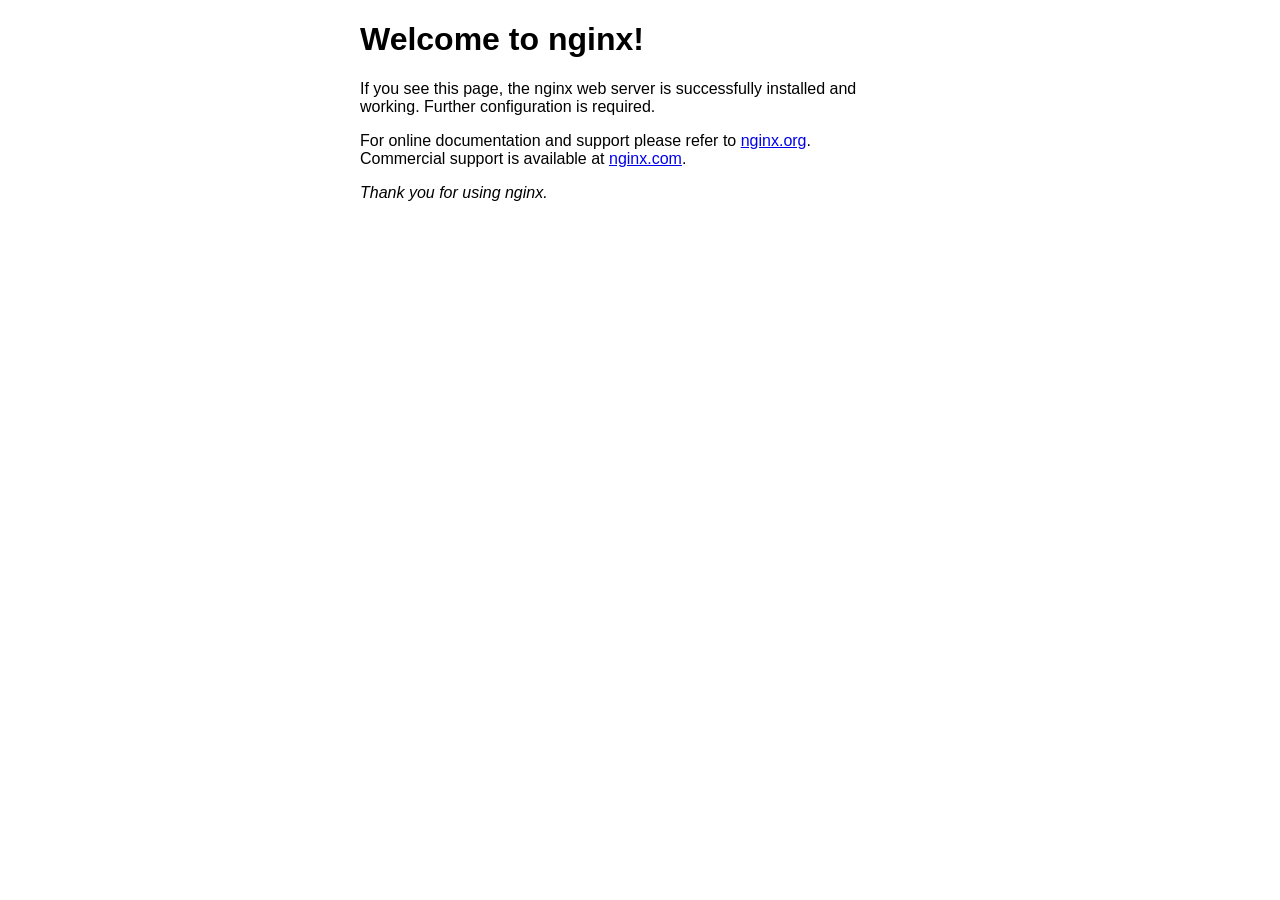
<file: index.nginx-debian.html>
<!DOCTYPE html>
<html>
<head>
<title>Welcome to nginx!</title>
<style>
html { color-scheme: light dark; }
body { width: 35em; margin: 0 auto;
font-family: Tahoma, Verdana, Arial, sans-serif; }
</style>
</head>
<body>
<h1>Welcome to nginx!</h1>
<p>If you see this page, the nginx web server is successfully installed and
working. Further configuration is required.</p>

<p>For online documentation and support please refer to
<a href="http://nginx.org/">nginx.org</a>.<br/>
Commercial support is available at
<a href="http://nginx.com/">nginx.com</a>.</p>

<p><em>Thank you for using nginx.</em></p>
</body>
</html>
</file>
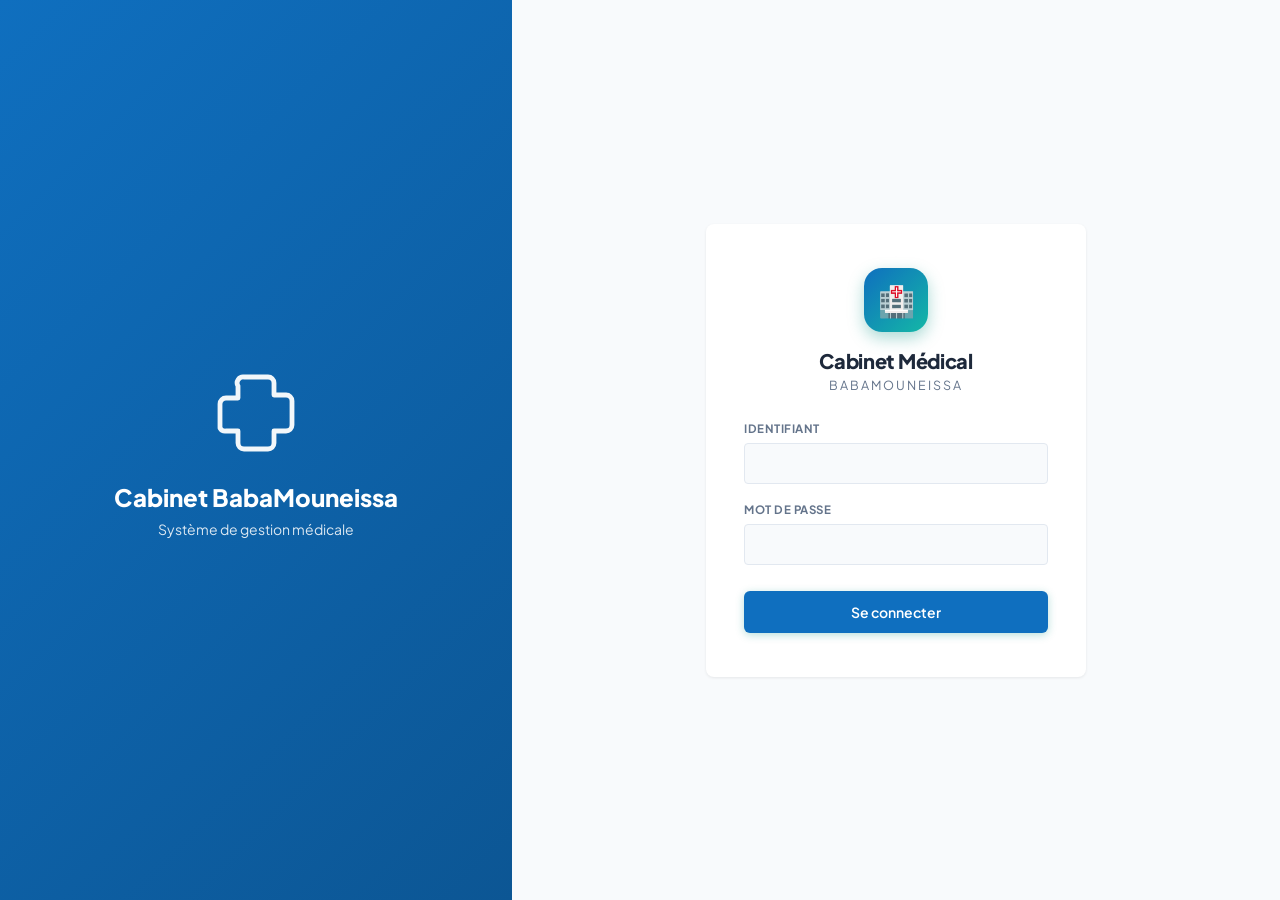
<file: login.html>
<!DOCTYPE html>
<html lang="fr">
<head>
    <meta charset="UTF-8">
    <meta name="viewport" content="width=device-width, initial-scale=1.0">
    <title>Connexion - Cabinet Médical BabaMouneissa</title>
    <link rel="preconnect" href="https://fonts.googleapis.com">
    <link rel="preconnect" href="https://fonts.gstatic.com" crossorigin>
    <link href="https://fonts.googleapis.com/css2?family=Plus+Jakarta+Sans:wght@400;500;600;700;800&display=swap" rel="stylesheet">
    <link rel="stylesheet" href="css/design-system.css">
    <link rel="stylesheet" href="css/style.css">
    <link rel="manifest" href="/manifest.json">
    <link rel="icon" href="/icons/icon-32x32.png" sizes="32x32" type="image/png">
    <link rel="apple-touch-icon" href="/icons/icon-180x180.png">
    <meta name="theme-color" content="#1565C0">
    <meta name="apple-mobile-web-app-capable" content="yes">
    <meta name="mobile-web-app-capable" content="yes">
    <meta name="apple-mobile-web-app-status-bar-style" content="default">
    <meta name="apple-mobile-web-app-title" content="BabaMouneissa">
</head>
<body>

<div class="login-page">
    <div class="login-left">
        <svg width="96" height="96" viewBox="0 0 24 24" fill="none" stroke="currentColor" stroke-width="1.2">
            <path stroke-linecap="round" stroke-linejoin="round" d="M9 3.75h6a1.5 1.5 0 0 1 1.5 1.5v3h3a1.5 1.5 0 0 1 1.5 1.5v6a1.5 1.5 0 0 1-1.5 1.5h-3v3a1.5 1.5 0 0 1-1.5 1.5H9a1.5 1.5 0 0 1-1.5-1.5v-3h-3A1.5 1.5 0 0 1 3 16.5v-6a1.5 1.5 0 0 1 1.5-1.5h3v-3A1.5 1.5 0 0 1 9 3.75Z"/>
        </svg>
        <h1>Cabinet BabaMouneissa</h1>
        <p>Système de gestion médicale</p>
    </div>
    <div class="login-right">
        <div class="login-box">
            <div class="login-logo">🏥</div>
            <h2>Cabinet Médical</h2>
            <p class="subtitle">BabaMouneissa</p>

            <div class="login-error" id="login-error"></div>

            <form id="login-form">
                <div class="form-group">
                    <label>Identifiant</label>
                    <input type="text" id="nom_utilisateur" required>
                </div>
                <div class="form-group">
                    <label>Mot de passe</label>
                    <input type="password" id="mot_de_passe" required>
                </div>
                <button type="submit" class="btn btn-primary">Se connecter</button>
            </form>
        </div>
    </div>
</div>

<script>
const API_URL = (location.hostname === "cabinet-babamouneissa.com" || location.hostname === "www.cabinet-babamouneissa.com")
    ? "https://" + location.hostname + "/api"
    : (location.hostname === "51.161.10.252" ? "http://51.161.10.252/api" : "http://localhost:8001");

if (localStorage.getItem("token")) {
    window.location.href = "index.html";
}

document.getElementById("login-form").addEventListener("submit", async function(e) {
    e.preventDefault();

    const nom_utilisateur = document.getElementById("nom_utilisateur").value;
    const mot_de_passe = document.getElementById("mot_de_passe").value;
    const errorBox = document.getElementById("login-error");
    errorBox.classList.remove("active");

    try {
        const response = await fetch(API_URL + "/auth/login", {
            method: "POST",
            headers: { "Content-Type": "application/json" },
            body: JSON.stringify({ nom_utilisateur, mot_de_passe })
        });

        if (!response.ok) {
            errorBox.textContent = "Identifiant ou mot de passe incorrect";
            errorBox.classList.add("active");
            return;
        }

        const data = await response.json();
        localStorage.setItem("token", data.access_token);
        localStorage.setItem("nom_utilisateur", data.nom_utilisateur);
        localStorage.setItem("role", data.role);

        window.location.href = "index.html";

    } catch (err) {
        errorBox.textContent = "Erreur de connexion au serveur";
        errorBox.classList.add("active");
    }
});
</script>
<script src="js/sw-register.js"></script>

</body>
</html>
</file>
<file: css/design-system.css>
/* Design System — Phase 1 refonte visuelle (additif, ne remplace pas style.css) */
:root {
  --color-primary: #0F6FBF;
  --color-primary-dark: #0C5694;
  --color-primary-light: #DBEAFE;
  --color-secondary: #10B981;
  --color-danger: #EF4444;
  --color-warning: #F59E0B;
  --color-neutral-900: #1E293B;
  --color-bg: #F8FAFC;
  --color-card: #FFFFFF;
  --color-text: #1E293B;
  --color-text-light: #64748B;
  --color-border: #E2E8F0;
  --font-size-xs: 12px;
  --font-size-sm: 14px;
  --font-size-base: 16px;
  --font-size-lg: 20px;
  --font-size-xl: 24px;
  --font-size-2xl: 32px;
  --radius-card: 8px;
  --radius-btn: 6px;
  --radius-input: 4px;
  --shadow-card: 0 1px 3px rgba(0,0,0,0.08);
  --transition: 0.2s ease-in-out;
  --space-1: 4px; --space-2: 8px; --space-3: 12px;
  --space-4: 16px; --space-6: 24px; --space-8: 32px;
}
</file>
<file: css/style.css>
* {
    margin: 0;
    padding: 0;
    box-sizing: border-box;
    font-family: 'Plus Jakarta Sans', 'Segoe UI', sans-serif;
}

:root {
    /* Alias Phase 1 (design-system.css) — évite de réécrire les ~150 usages existants */
    --primary: var(--color-primary);
    --primary-dark: #0F766E;
    --primary-light: #14B8A6;
    --accent: var(--color-secondary);
    --bg: #F1F5F9;
    --white: #FFFFFF;
    --text: #1E293B;
    --text-light: #64748B;
    --border: #E2E8F0;
    --success: var(--color-secondary);
    --warning: var(--color-warning);
    --danger: var(--color-danger);
    --sidebar-width: 240px;
    --sidebar-collapsed-width: 64px;
    --sidebar-bg-start: #0B2B3C;
    --sidebar-bg-end: #134252;
    --radius: var(--radius-card);
    --radius-sm: 6px;
    --shadow-sm: 0 1px 2px rgba(15, 23, 42, 0.06);
    --shadow-md: 0 6px 20px rgba(15, 23, 42, 0.08);
    --shadow-lg: 0 12px 35px rgba(15, 23, 42, 0.12);
    --transition: 0.18s ease;
}

html {
    scroll-behavior: smooth;
}

body {
    background: var(--bg);
    color: var(--text);
    -webkit-font-smoothing: antialiased;
}

/* Scrollbars */
::-webkit-scrollbar {
    width: 8px;
    height: 8px;
}
::-webkit-scrollbar-track {
    background: transparent;
}
::-webkit-scrollbar-thumb {
    background: rgba(100, 116, 139, 0.35);
    border-radius: 10px;
}
::-webkit-scrollbar-thumb:hover {
    background: rgba(100, 116, 139, 0.55);
}

/* SIDEBAR */
.sidebar {
    position: fixed;
    left: 0;
    top: 0;
    width: var(--sidebar-width);
    height: 100vh;
    background: linear-gradient(180deg, var(--sidebar-bg-start) 0%, var(--sidebar-bg-end) 100%);
    color: white;
    display: flex;
    flex-direction: column;
    z-index: 100;
    box-shadow: 2px 0 12px rgba(0,0,0,0.08);
    transition: width 0.25s ease;
    overflow: hidden;
}

.sidebar-header {
    display: flex;
    align-items: center;
    gap: 12px;
    padding: 20px 16px;
    background: rgba(0,0,0,0.12);
    border-bottom: 1px solid rgba(255,255,255,0.08);
    flex-shrink: 0;
    white-space: nowrap;
    overflow: hidden;
}

.sidebar-logo-icon {
    font-size: 22px;
    flex-shrink: 0;
    width: 30px;
    text-align: center;
}

.sidebar-logo-bm {
    width: 36px;
    height: 36px;
    font-size: 14px;
    font-weight: 800;
    letter-spacing: 0.5px;
    color: white;
    background: var(--color-primary);
    border-radius: var(--radius-card);
    display: flex;
    align-items: center;
    justify-content: center;
}

.sidebar-header-text {
    overflow: hidden;
    transition: opacity 0.2s ease, max-width 0.25s ease;
    max-width: 180px;
}

.sidebar-header h2 {
    font-size: 14px;
    font-weight: 700;
    color: white;
    line-height: 1.3;
    white-space: nowrap;
}

.sidebar-header p {
    font-size: 10px;
    color: rgba(255,255,255,0.55);
    margin-top: 2px;
    text-transform: uppercase;
    letter-spacing: 1.5px;
    white-space: nowrap;
}

.sidebar-menu {
    padding: 10px 8px;
    flex: 1;
    overflow-y: auto;
    overflow-x: hidden;
}

.menu-section {
    padding: 14px 10px 5px;
    font-size: 10px;
    text-transform: uppercase;
    color: rgba(255,255,255,0.35);
    letter-spacing: 1.5px;
    font-weight: 700;
    white-space: nowrap;
    overflow: hidden;
}

.menu-item {
    display: flex;
    align-items: center;
    padding: 10px 12px;
    cursor: pointer;
    transition: background 0.15s ease, color 0.15s ease, border-left-color 0.15s ease;
    font-size: 13.5px;
    font-weight: 500;
    color: rgba(255,255,255,0.75);
    border-radius: var(--radius-sm);
    margin-bottom: 2px;
    border-left: 3px solid transparent;
    white-space: nowrap;
    overflow: hidden;
    position: relative;
}

.menu-item:hover {
    background: var(--color-primary-light);
    color: var(--color-primary-dark);
}

.menu-item.active {
    background: var(--color-primary-light);
    color: var(--color-primary);
    border-left-color: var(--color-primary);
    box-shadow: none;
}

.menu-item .icon {
    flex-shrink: 0;
    margin-right: 10px;
    font-size: 16px;
    width: 22px;
    text-align: center;
    display: inline-flex;
    align-items: center;
    justify-content: center;
}

.menu-item .icon svg {
    width: 20px;
    height: 20px;
    flex-shrink: 0;
}

.menu-text {
    overflow: hidden;
    transition: opacity 0.2s ease;
}

.menu-badge {
    position: absolute;
    top: 6px;
    right: 8px;
    background: #DC2626;
    color: white;
    font-size: 10px;
    font-weight: 700;
    min-width: 16px;
    height: 16px;
    border-radius: 8px;
    display: flex;
    align-items: center;
    justify-content: center;
    padding: 0 4px;
    line-height: 1;
}

/* Sidebar collapsed — icônes centrées */
body.sidebar-collapsed .menu-item {
    justify-content: center;
    padding: 10px 0;
}
body.sidebar-collapsed .menu-item .icon {
    margin-right: 0;
}

/* Tooltip flottant (JS-managed, position: fixed) */
.sidebar-tooltip {
    position: fixed;
    left: calc(var(--sidebar-collapsed-width) + 8px);
    background: rgba(15, 23, 42, 0.92);
    color: white;
    padding: 6px 11px;
    border-radius: 6px;
    font-size: 12.5px;
    font-family: 'Plus Jakarta Sans', 'Segoe UI', sans-serif;
    white-space: nowrap;
    z-index: 500;
    pointer-events: none;
    box-shadow: 0 3px 10px rgba(0,0,0,0.3);
    opacity: 0;
    transition: opacity 0.12s ease;
}
.sidebar-tooltip.visible { opacity: 1; }

/* PIED DE SIDEBAR : profil utilisateur + bouton toggle */
.sidebar-footer {
    padding: 12px 10px;
    border-top: 1px solid rgba(255,255,255,0.1);
    flex-shrink: 0;
    display: flex;
    align-items: center;
    gap: 8px;
    overflow: hidden;
}

.sidebar-user {
    display: flex;
    align-items: center;
    gap: 10px;
    flex: 1;
    min-width: 0;
    white-space: nowrap;
    overflow: hidden;
}

.sidebar-avatar {
    width: 34px;
    height: 34px;
    border-radius: 50%;
    background: rgba(255,255,255,0.15);
    color: white;
    font-weight: 700;
    font-size: 14px;
    display: flex;
    align-items: center;
    justify-content: center;
    flex-shrink: 0;
    border: 2px solid rgba(255,255,255,0.25);
}

.sidebar-user-info {
    overflow: hidden;
    transition: opacity 0.2s ease;
}

.sidebar-user-name {
    font-size: 12px;
    font-weight: 600;
    color: white;
    overflow: hidden;
    text-overflow: ellipsis;
    white-space: nowrap;
}

.sidebar-user-role {
    font-size: 10px;
    color: rgba(255,255,255,0.5);
    margin-top: 1px;
    white-space: nowrap;
}

.sidebar-toggle-btn {
    background: rgba(255,255,255,0.1);
    border: none;
    color: rgba(255,255,255,0.65);
    width: 28px;
    height: 28px;
    border-radius: 6px;
    cursor: pointer;
    font-size: 11px;
    display: flex;
    align-items: center;
    justify-content: center;
    flex-shrink: 0;
    transition: background 0.15s ease, color 0.15s ease;
}

.sidebar-toggle-btn:hover {
    background: rgba(255,255,255,0.2);
    color: white;
}

/* MAIN CONTENT */
.main {
    margin-left: var(--sidebar-width);
    min-height: 100vh;
    transition: margin-left 0.25s ease;
}

/* SIDEBAR COLLAPSED (desktop) */
body.sidebar-collapsed .sidebar {
    width: var(--sidebar-collapsed-width);
}
body.sidebar-collapsed .main {
    margin-left: var(--sidebar-collapsed-width);
}
body.sidebar-collapsed .sidebar-header-text,
body.sidebar-collapsed .sidebar-user-info,
body.sidebar-collapsed .menu-text {
    opacity: 0;
    max-width: 0;
    overflow: hidden;
}
body.sidebar-collapsed .menu-section {
    font-size: 0;
    padding: 8px 0 3px;
}
body.sidebar-collapsed .sidebar-footer {
    justify-content: center;
    padding: 12px 0;
}
body.sidebar-collapsed .sidebar-user {
    justify-content: center;
    flex: 0;
}

.topbar {
    background: var(--white);
    padding: 16px 28px;
    display: flex;
    align-items: center;
    justify-content: space-between;
    border-bottom: 1px solid var(--border);
    position: sticky;
    top: 0;
    z-index: 99;
    box-shadow: var(--shadow-sm);
}

.topbar h1 {
    font-size: 19px;
    font-weight: 700;
    color: var(--text);
    letter-spacing: -0.2px;
}

.topbar-right {
    display: flex;
    align-items: center;
    gap: 15px;
    font-size: 13px;
    color: var(--text-light);
}

#user-name {
    background: #ECFDF5;
    color: var(--primary-dark);
    padding: 6px 14px;
    border-radius: 999px;
    font-weight: 600;
    font-size: 12.5px;
}

.topbar-right button {
    transition: background var(--transition), transform var(--transition), box-shadow var(--transition);
    font-weight: 600;
    box-shadow: var(--shadow-sm);
}

.topbar-right button:hover {
    transform: translateY(-1px);
    box-shadow: var(--shadow-md);
}

/* CLOCHE NOTIFICATIONS (décorative, Phase 1) */
.topbar-bell {
    position: relative;
    width: 36px;
    height: 36px;
    display: flex;
    align-items: center;
    justify-content: center;
    border-radius: 50%;
    color: var(--text-light);
    cursor: default;
    flex-shrink: 0;
}

.topbar-bell-badge {
    position: absolute;
    top: 2px;
    right: 4px;
    background: var(--color-danger);
    color: white;
    font-size: 9px;
    font-weight: 700;
    min-width: 14px;
    height: 14px;
    border-radius: 7px;
    display: flex;
    align-items: center;
    justify-content: center;
    line-height: 1;
}

/* AVATAR + DROPDOWN TOPBAR */
.topbar-avatar-wrapper {
    position: relative;
    flex-shrink: 0;
}

.topbar-avatar {
    width: 36px;
    height: 36px;
    border-radius: 50%;
    background: var(--color-primary);
    color: white;
    font-weight: 700;
    font-size: 14px;
    border: none;
    cursor: pointer;
    display: flex;
    align-items: center;
    justify-content: center;
    transition: box-shadow var(--transition);
}

.topbar-avatar:hover {
    box-shadow: 0 0 0 3px var(--color-primary-light);
}

.topbar-dropdown {
    display: none;
    position: absolute;
    top: calc(100% + 10px);
    right: 0;
    min-width: 180px;
    background: var(--white);
    border: 1px solid var(--border);
    border-radius: var(--radius-card);
    box-shadow: var(--shadow-lg);
    z-index: 2000;
    overflow: hidden;
    padding: 6px;
}

.topbar-dropdown.show {
    display: block;
    animation: fadeInUp 0.15s ease;
}

.topbar-dropdown-item {
    padding: 9px 12px;
    font-size: 13px;
    font-weight: 500;
    color: var(--text);
    border-radius: var(--radius-btn);
    cursor: pointer;
    transition: background var(--transition);
}

.topbar-dropdown-item:hover {
    background: var(--color-primary-light);
}

.topbar-dropdown-item.disabled {
    color: var(--text-light);
    cursor: default;
}

.topbar-dropdown-item.disabled:hover {
    background: none;
}

.topbar-dropdown-item.topbar-dropdown-logout {
    color: var(--color-danger);
}

.topbar-dropdown-item.topbar-dropdown-logout:hover {
    background: #FEE2E2;
}

.badge {
    background: var(--danger);
    color: white;
    border-radius: 50%;
    width: 20px;
    height: 20px;
    font-size: 11px;
    display: flex;
    align-items: center;
    justify-content: center;
}

.content {
    padding: 28px;
}

/* PAGE TRANSITION */
.page { display: none; }
.page.active {
    display: block;
    animation: fadeInUp 0.35s ease;
}

@keyframes fadeInUp {
    from { opacity: 0; transform: translateY(8px); }
    to { opacity: 1; transform: translateY(0); }
}

/* CARDS */
.cards-grid {
    display: grid;
    grid-template-columns: repeat(auto-fit, minmax(210px, 1fr));
    gap: 20px;
    margin-bottom: 25px;
}

.card {
    background: var(--white);
    border-radius: var(--radius);
    padding: 22px;
    box-shadow: var(--shadow-sm);
    border: 1px solid var(--border);
    border-left: 4px solid var(--primary);
    transition: transform var(--transition), box-shadow var(--transition);
    position: relative;
}

.card:hover {
    transform: translateY(-3px);
    box-shadow: var(--shadow-md);
}

.card h3 {
    font-size: 11.5px;
    color: var(--text-light);
    text-transform: uppercase;
    letter-spacing: 0.8px;
    margin-bottom: 10px;
    font-weight: 700;
}

.card .value {
    font-size: 30px;
    font-weight: 800;
    color: var(--text);
    letter-spacing: -0.5px;
}

.card .sub {
    font-size: 12px;
    color: var(--text-light);
    margin-top: 6px;
}

.card.green { border-left-color: var(--success); }
.card.orange { border-left-color: var(--warning); }
.card.red { border-left-color: var(--danger); }
.card.violet { border-left-color: #7C3AED; }

/* Icônes KPI (Phase 1) */
.card-icon {
    position: absolute;
    top: 18px;
    right: 18px;
    width: 36px;
    height: 36px;
    border-radius: 50%;
    display: flex;
    align-items: center;
    justify-content: center;
}

.card-icon.icon-blue { background: var(--color-primary-light); color: var(--color-primary); }
.card-icon.icon-green { background: #D1FAE5; color: var(--color-secondary); }
.card-icon.icon-orange { background: #FEF3C7; color: var(--color-warning); }
.card-icon.icon-violet { background: #EDE9FE; color: #7C3AED; }

/* Barre de progression (Top médicaments, Phase 1) */
.progress-bar {
    width: 100%;
    height: 6px;
    background: var(--color-border);
    border-radius: 999px;
    margin-top: 6px;
    overflow: hidden;
}

.progress-bar-fill {
    height: 100%;
    background: var(--color-primary);
    border-radius: 999px;
}

/* FORM PAGE (page dédiée remplaçant une modale) */
.form-page {
    background: var(--white);
    border-radius: var(--radius);
    box-shadow: var(--shadow-sm);
    border: 1px solid var(--border);
    padding: 24px 28px;
    margin-bottom: 25px;
}

.form-page h3 {
    font-size: 17px;
    font-weight: 700;
    margin-bottom: 24px;
    color: var(--text);
    padding-bottom: 16px;
    border-bottom: 1px solid var(--border);
}

.btn-retour {
    margin-bottom: 18px;
}

/* TABLES */
.table-container {
    background: var(--white);
    border-radius: var(--radius);
    box-shadow: var(--shadow-sm);
    border: 1px solid var(--border);
    overflow: hidden;
    margin-bottom: 25px;
}

.table-header {
    padding: 18px 22px;
    display: flex;
    align-items: center;
    justify-content: space-between;
    border-bottom: 1px solid var(--border);
    flex-wrap: wrap;
    gap: 12px;
    background: linear-gradient(180deg, #FAFBFC 0%, #FFFFFF 100%);
}

.table-header h3 {
    font-size: 15px;
    font-weight: 700;
    color: var(--text);
}

table {
    width: 100%;
    border-collapse: collapse;
}

th {
    background: #F8FAFC;
    padding: 12px 18px;
    text-align: left;
    font-size: 11.5px;
    font-weight: 700;
    color: var(--text-light);
    text-transform: uppercase;
    letter-spacing: 0.6px;
    border-bottom: 1px solid var(--border);
}

td {
    padding: 13px 18px;
    font-size: 13px;
    border-bottom: 1px solid var(--border);
    color: var(--text);
}

tr:last-child td {
    border-bottom: none;
}

tbody tr {
    transition: background var(--transition);
}

tbody tr:hover td {
    background: #F0FDFA;
}

tbody tr.row-alert td {
    background: #FEF3C7;
}

tbody tr.row-danger td {
    background: #FEE2E2;
}

tbody tr.row-alert:hover td {
    background: #FDE9A8;
}

tbody tr.row-danger:hover td {
    background: #FCD3D3;
}

/* BUTTONS */
.btn {
    padding: 9px 18px;
    border-radius: var(--radius-sm);
    border: 1px solid var(--border);
    background: var(--white);
    color: var(--text);
    cursor: pointer;
    font-size: 13px;
    font-weight: 600;
    transition: background var(--transition), transform var(--transition), box-shadow var(--transition), border-color var(--transition);
}

.btn:hover {
    border-color: var(--primary-light);
    color: var(--primary-dark);
    transform: translateY(-1px);
    box-shadow: var(--shadow-sm);
}

.btn:active {
    transform: translateY(0);
}

.btn-primary {
    background: linear-gradient(135deg, var(--primary) 0%, var(--primary-light) 100%);
    color: white;
    border: none;
    box-shadow: 0 2px 8px rgba(13, 148, 136, 0.3);
}

.btn-primary:hover {
    background: linear-gradient(135deg, var(--primary-dark) 0%, var(--primary) 100%);
    color: white;
    box-shadow: 0 4px 14px rgba(13, 148, 136, 0.4);
    transform: translateY(-1px);
}

.btn-success {
    background: var(--success);
    color: white;
    border: none;
}

.btn-success:hover {
    background: #166534;
    color: white;
}

.btn-danger {
    background: var(--white);
    color: var(--danger);
    border: 1px solid #FECACA;
}

.btn-danger:hover {
    background: var(--danger);
    color: white;
    border-color: var(--danger);
}

.btn-sm {
    padding: 6px 12px;
    font-size: 12px;
}

/* SEARCH */
.search-box {
    padding: 9px 14px;
    border: 1px solid var(--border);
    border-radius: var(--radius-sm);
    font-size: 13px;
    width: 250px;
    outline: none;
    background: #F8FAFC;
    transition: border-color var(--transition), box-shadow var(--transition), background var(--transition);
}

.search-box:focus {
    border-color: var(--primary);
    background: var(--white);
    box-shadow: 0 0 0 3px rgba(13, 148, 136, 0.12);
}

input[type="date"],
input[type="datetime-local"] {
    padding: 8px 12px;
    border: 1px solid var(--border);
    border-radius: var(--radius-sm);
    font-size: 13px;
    outline: none;
    background: #F8FAFC;
    color: var(--text);
    transition: border-color var(--transition), box-shadow var(--transition);
}

input[type="date"]:focus,
input[type="datetime-local"]:focus {
    border-color: var(--primary);
    box-shadow: 0 0 0 3px rgba(13, 148, 136, 0.12);
    background: var(--white);
}

/* ALERTS */
.alert {
    padding: 12px 16px;
    border-radius: var(--radius-sm);
    margin-bottom: 15px;
    font-size: 13px;
    font-weight: 500;
}

.alert-warning {
    background: #FEF3C7;
    border-left: 4px solid var(--warning);
    color: #92400E;
}

.alert-danger {
    background: #FEE2E2;
    border-left: 4px solid var(--danger);
    color: var(--danger);
}

/* BARRE DE TOTAUX */
.totaux-bar {
    background: #E3F2FD;
    border-left: 4px solid var(--primary);
    padding: 10px 16px;
    margin: 0 22px 15px;
    border-radius: var(--radius-sm);
    font-size: 13px;
    font-weight: 700;
    color: #0D47A1;
}

/* Profit par ordonnance (affiché à l'écran uniquement, admin) */
.profit-ligne {
    color: #16A34A;
    font-weight: 600;
}
/* Profit ligne par ligne (formulaire ordonnance) : vert si bénéfice, rouge si vente à perte */
.profit-ligne.profit-positif { color: #16A34A; }
.profit-ligne.profit-negatif { color: #DC2626; }
.row-total td {
    background: #F1F5F9;
}

/* PATIENT COMBOBOX */
.patient-combo {
    position: relative;
}

.patient-combo-list {
    display: none;
    position: absolute;
    top: 100%;
    left: 0;
    right: 0;
    max-height: 180px;
    overflow-y: auto;
    background: var(--white);
    border: 1px solid var(--border);
    border-radius: var(--radius-sm);
    box-shadow: var(--shadow-lg);
    z-index: 1100;
    margin-top: 4px;
}

.patient-combo-list.active {
    display: block;
    animation: fadeInUp 0.15s ease;
}

.patient-combo-item {
    padding: 9px 14px;
    font-size: 13px;
    cursor: pointer;
    transition: background var(--transition);
}

.patient-combo-item:hover,
.patient-combo-item.highlighted {
    background: #F0FDFA;
    color: var(--primary-dark);
}

.patient-combo-item.no-result {
    color: var(--text-light);
    cursor: default;
}

/* MODAL */
.modal-overlay {
    display: none;
    position: fixed;
    top: 0; left: 0;
    width: 100%; height: 100%;
    background: rgba(15, 23, 42, 0.45);
    backdrop-filter: blur(2px);
    z-index: 1000;
    align-items: center;
    justify-content: center;
}

.modal-overlay.active {
    display: flex;
    animation: overlayIn 0.2s ease;
}

@keyframes overlayIn {
    from { opacity: 0; }
    to { opacity: 1; }
}

.modal {
    background: white;
    border-radius: var(--radius);
    padding: 32px;
    width: 560px;
    max-width: 92%;
    max-height: 90vh;
    overflow-y: auto;
    box-shadow: var(--shadow-lg);
    animation: modalIn 0.25s ease;
}

.modal.modal-lg {
    width: 720px;
}

@keyframes modalIn {
    from { opacity: 0; transform: translateY(16px) scale(0.98); }
    to { opacity: 1; transform: translateY(0) scale(1); }
}

.modal h3 {
    font-size: 17px;
    font-weight: 700;
    margin-bottom: 24px;
    color: var(--text);
    padding-bottom: 16px;
    border-bottom: 1px solid var(--border);
}

.form-group {
    margin-bottom: 18px;
}

.form-group label {
    display: block;
    font-size: 11.5px;
    font-weight: 700;
    color: var(--text-light);
    margin-bottom: 7px;
    text-transform: uppercase;
    letter-spacing: 0.5px;
}

.form-group input,
.form-group select,
.form-group textarea {
    width: 100%;
    padding: 11px 14px;
    border: 1px solid var(--border);
    border-radius: var(--radius-sm);
    font-size: 13.5px;
    outline: none;
    background: #F8FAFC;
    color: var(--text);
    transition: border-color var(--transition), box-shadow var(--transition), background var(--transition);
}

.form-group input:focus,
.form-group select:focus,
.form-group textarea:focus {
    border-color: var(--primary);
    background: var(--white);
    box-shadow: 0 0 0 3px rgba(13, 148, 136, 0.12);
}

.required-mark {
    color: var(--danger);
    margin-left: 2px;
}

.input-error {
    border-color: var(--danger) !important;
    background: #FEF2F2 !important;
}

.input-error:focus {
    box-shadow: 0 0 0 3px rgba(220, 38, 38, 0.15) !important;
}

.form-group input[type="checkbox"],
.form-group input[type="radio"] {
    width: auto;
    padding: 0;
    border: none;
    background: none;
    accent-color: var(--primary);
}

.form-row {
    display: grid;
    grid-template-columns: 1fr 1fr;
    gap: 18px;
}

.modal-actions {
    display: flex;
    gap: 10px;
    justify-content: flex-end;
    margin-top: 24px;
    padding-top: 18px;
    border-top: 1px solid var(--border);
}

/* STATUS BADGES */
.status {
    padding: 4px 10px;
    border-radius: 999px;
    font-size: 11px;
    font-weight: 700;
    letter-spacing: 0.3px;
}

.status-ok { background: #DCFCE7; color: var(--success); }
.status-warning { background: #FEF3C7; color: var(--warning); }
.status-danger { background: #FEE2E2; color: var(--danger); }
.status-info { background: #DBEAFE; color: var(--accent); }

/* Pastille "prix modifié" (ligne d'ordonnance dont le prix saisi diffère du PrixVente du stock) */
.prix-modifie-badge {
    padding: 4px 10px;
    border-radius: 999px;
    font-size: 11px;
    font-weight: 700;
    letter-spacing: 0.3px;
    background: #FEF3C7;
    color: var(--warning);
    border: 1px dashed var(--warning);
}

/* LOADING */
.loading {
    text-align: center;
    padding: 40px;
    color: var(--text-light);
    font-size: 14px;
}

.loading::after {
    content: '';
    display: inline-block;
    width: 14px;
    height: 14px;
    margin-left: 10px;
    border: 2px solid var(--border);
    border-top-color: var(--primary);
    border-radius: 50%;
    vertical-align: middle;
    animation: spin 0.7s linear infinite;
}

@keyframes spin {
    to { transform: rotate(360deg); }
}

/* LOGIN PAGE — layout 2 colonnes (Phase 1) */
.login-page {
    display: flex;
    min-height: 100vh;
}

.login-left {
    flex: 0 0 40%;
    display: flex;
    flex-direction: column;
    align-items: center;
    justify-content: center;
    text-align: center;
    padding: var(--space-8);
    color: white;
    background: linear-gradient(135deg, var(--color-primary) 0%, var(--color-primary-dark) 100%);
    position: relative;
    overflow: hidden;
}

.login-left svg { margin-bottom: var(--space-6); opacity: 0.95; }

.login-left h1 {
    font-size: var(--font-size-xl);
    font-weight: 800;
    margin-bottom: var(--space-2);
}

.login-left p {
    font-size: var(--font-size-sm);
    opacity: 0.85;
}

.login-right {
    flex: 1;
    display: flex;
    align-items: center;
    justify-content: center;
    background: var(--color-bg);
    padding: var(--space-6);
}

.login-box {
    background: var(--color-card);
    border-radius: var(--radius-card);
    padding: 44px 38px;
    width: 380px;
    max-width: 90%;
    box-shadow: var(--shadow-card);
    text-align: center;
    position: relative;
    z-index: 1;
    animation: fadeInUp 0.4s ease;
}

.login-box .form-group input {
    border-radius: var(--radius-input);
}

.login-box .form-group input:focus {
    border-color: var(--color-primary);
    box-shadow: 0 0 0 3px rgba(15, 111, 191, 0.15);
}

.login-box .btn-primary {
    background: var(--color-primary);
}

.login-box .btn-primary:hover {
    background: var(--color-primary-dark);
}

@media (max-width: 768px) {
    .login-left { display: none; }
    .login-right { flex: 1; }
}

.login-logo {
    width: 64px;
    height: 64px;
    margin: 0 auto 16px;
    border-radius: 18px;
    background: linear-gradient(135deg, var(--primary) 0%, var(--primary-light) 100%);
    display: flex;
    align-items: center;
    justify-content: center;
    font-size: 30px;
    box-shadow: 0 6px 16px rgba(13, 148, 136, 0.35);
}

.login-box h2 {
    color: var(--text);
    font-size: 20px;
    font-weight: 800;
    margin-bottom: 4px;
    letter-spacing: -0.3px;
}

.login-box p.subtitle {
    color: var(--text-light);
    font-size: 12.5px;
    margin-bottom: 28px;
    text-transform: uppercase;
    letter-spacing: 2px;
}

.login-box .form-group {
    text-align: left;
}

.login-box .btn-primary {
    width: 100%;
    padding: 12px;
    font-size: 14px;
    margin-top: 8px;
    border-radius: var(--radius-sm);
}

.login-error {
    background: #FEE2E2;
    color: var(--danger);
    border-left: 4px solid var(--danger);
    padding: 10px 14px;
    border-radius: var(--radius-sm);
    font-size: 12.5px;
    margin-bottom: 18px;
    display: none;
    text-align: left;
}

.login-error.active {
    display: block;
    animation: fadeInUp 0.2s ease;
}

/* LIGNES ORDONNANCE */
.ligne-ordonnance {
    display: grid;
    grid-template-columns: 2fr 1fr 1fr 0.7fr 1.5fr 0.7fr 1fr 1fr auto;
    gap: 8px;
    margin-bottom: 4px;
    align-items: center;
}

.ligne-ordonnance input,
.ligne-ordonnance select {
    padding: 8px 10px;
    border: 1px solid var(--border);
    border-radius: var(--radius-sm);
    font-size: 12px;
    outline: none;
    background: #F8FAFC;
    transition: border-color var(--transition), box-shadow var(--transition), background var(--transition);
}

.ligne-ordonnance input:focus,
.ligne-ordonnance select:focus {
    border-color: var(--primary);
    background: var(--white);
    box-shadow: 0 0 0 3px rgba(13, 148, 136, 0.12);
}

.ligne-ordonnance input[readonly] {
    background: #EEF2F7;
    color: var(--text-light);
}

.ligne-ordonnance .btn-remove {
    background: var(--white);
    color: var(--danger);
    border: 1px solid #FECACA;
    border-radius: var(--radius-sm);
    width: 28px;
    height: 28px;
    cursor: pointer;
    font-size: 14px;
    transition: background var(--transition), color var(--transition);
}

.ligne-ordonnance .btn-remove:hover {
    background: var(--danger);
    color: white;
    border-color: var(--danger);
}

.ligne-ordonnance-wrapper {
    margin-bottom: 10px;
    padding-bottom: 8px;
    border-bottom: 1px dashed var(--border);
}

.ligne-ordonnance-wrapper:last-child {
    border-bottom: none;
    margin-bottom: 0;
}

.ligne-ordonnance-info {
    font-size: 11px;
    color: var(--text-light);
    margin-top: 4px;
    padding-left: 2px;
}

/* Profit par ligne (admin uniquement, formulaire Ordonnance) — div dédié pour ne pas
   être écrasé par le rafraîchissement en direct de .ligne-ordonnance-info. */
.ligne-ordonnance-profit {
    margin-top: 2px;
    padding-left: 2px;
}
.ligne-ordonnance-profit:empty {
    display: none;
}

/* LIGNES SOIN (formulaire Ordonnance) */
.ligne-soin-ordonnance {
    display: grid;
    grid-template-columns: 2fr 1fr auto;
    gap: 8px;
    align-items: center;
}

.ligne-soin-ordonnance input,
.ligne-soin-ordonnance select {
    padding: 8px 10px;
    border: 1px solid var(--border);
    border-radius: var(--radius-sm);
    font-size: 12px;
    outline: none;
    background: #F8FAFC;
    transition: border-color var(--transition), box-shadow var(--transition), background var(--transition);
}

.ligne-soin-ordonnance input:focus,
.ligne-soin-ordonnance select:focus {
    border-color: var(--primary);
    background: var(--white);
    box-shadow: 0 0 0 3px rgba(13, 148, 136, 0.12);
}

.ligne-soin-ordonnance .btn-remove {
    background: var(--white);
    color: var(--danger);
    border: 1px solid #FECACA;
    border-radius: var(--radius-sm);
    width: 28px;
    height: 28px;
    cursor: pointer;
    font-size: 14px;
}

.ligne-soin-ordonnance .btn-remove:hover {
    background: var(--danger);
    color: white;
    border-color: var(--danger);
}

.ligne-soin-ordonnance-wrapper {
    margin-bottom: 8px;
}

@media (max-width: 768px) {
    .ligne-soin-ordonnance {
        grid-template-columns: 1fr 1fr;
        gap: 6px;
    }
}

/* LIGNES ACHAT */
.ligne-achat {
    display: grid;
    grid-template-columns: 2fr 1fr 1fr 1fr 1fr auto;
    gap: 8px;
    margin-bottom: 8px;
    align-items: center;
}

/* En-têtes de colonnes au-dessus des lignes d'achat (mêmes colonnes que .ligne-achat) */
.ligne-achat-entetes {
    display: grid;
    grid-template-columns: 2fr 1fr 1fr 1fr 1fr auto;
    gap: 8px;
    font-size: 11px;
    font-weight: 600;
    color: var(--text-light);
    margin-bottom: 4px;
    padding-left: 2px;
}

.ligne-achat-entetes span:last-child { width: 28px; }

.ligne-achat select {
    padding: 8px 6px;
    border: 1px solid var(--border);
    border-radius: var(--radius-sm);
    font-size: 12px;
    outline: none;
    background: #F8FAFC;
}

.ligne-achat-apercu {
    font-size: 11px;
    color: var(--primary);
    margin-top: 4px;
    padding-left: 2px;
}

.ligne-achat-apercu:empty { display: none; }

.ligne-achat input {
    padding: 8px 10px;
    border: 1px solid var(--border);
    border-radius: var(--radius-sm);
    font-size: 12px;
    outline: none;
    background: #F8FAFC;
    transition: border-color var(--transition), box-shadow var(--transition), background var(--transition);
}

.ligne-achat input:focus {
    border-color: var(--primary);
    background: var(--white);
    box-shadow: 0 0 0 3px rgba(13, 148, 136, 0.12);
}

.ligne-achat input[readonly] {
    background: #EEF2F7;
    color: var(--text-light);
}

.ligne-achat .btn-remove {
    background: var(--white);
    color: var(--danger);
    border: 1px solid #FECACA;
    border-radius: var(--radius-sm);
    width: 28px;
    height: 28px;
    cursor: pointer;
    font-size: 14px;
    transition: background var(--transition), color var(--transition);
}

.ligne-achat .btn-remove:hover {
    background: var(--danger);
    color: white;
    border-color: var(--danger);
}

.ligne-achat-wrapper {
    margin-bottom: 10px;
    padding-bottom: 8px;
    border-bottom: 1px dashed var(--border);
}

.ligne-achat-wrapper:last-child {
    border-bottom: none;
    margin-bottom: 0;
}

.ligne-achat-info {
    font-size: 11px;
    color: var(--text-light);
    margin-top: 4px;
    padding-left: 2px;
}

.ligne-achat-nouvel {
    display: grid;
    grid-template-columns: repeat(4, 1fr);
    gap: 8px;
    margin-top: 6px;
}

.ligne-achat-nouvel input,
.ligne-achat-nouvel select {
    padding: 6px 8px;
    border: 1px solid var(--border);
    border-radius: var(--radius-sm);
    font-size: 11px;
    outline: none;
    background: #F8FAFC;
}

/* LIGNES EXAMEN */
.ligne-examen {
    display: grid;
    grid-template-columns: 1.5fr 1.5fr 1fr auto;
    gap: 8px;
    margin-bottom: 8px;
    align-items: center;
}

.ligne-examen input,
.ligne-examen select {
    padding: 8px 10px;
    border: 1px solid var(--border);
    border-radius: var(--radius-sm);
    font-size: 12px;
    outline: none;
    background: #F8FAFC;
    transition: border-color var(--transition), box-shadow var(--transition), background var(--transition);
}

.ligne-examen input:focus,
.ligne-examen select:focus {
    border-color: var(--primary);
    background: var(--white);
    box-shadow: 0 0 0 3px rgba(13, 148, 136, 0.12);
}

.ligne-examen .btn-remove {
    background: var(--white);
    color: var(--danger);
    border: 1px solid #FECACA;
    border-radius: var(--radius-sm);
    width: 28px;
    height: 28px;
    cursor: pointer;
    font-size: 14px;
    transition: background var(--transition), color var(--transition);
}

.ligne-examen .btn-remove:hover {
    background: var(--danger);
    color: white;
    border-color: var(--danger);
}

.ligne-examen-wrapper:last-child {
    margin-bottom: 0;
}

/* HAMBURGER BUTTON (hidden on desktop) */
.btn-hamburger {
    display: none;
    background: none;
    border: none;
    font-size: 22px;
    cursor: pointer;
    padding: 4px 8px;
    color: var(--text);
    line-height: 1;
    border-radius: var(--radius-sm);
    transition: background var(--transition);
    flex-shrink: 0;
}
.btn-hamburger:hover { background: var(--bg); }

/* Sidebar backdrop for mobile overlay */
.sidebar-backdrop {
    display: none;
    position: fixed;
    inset: 0;
    background: rgba(0, 0, 0, 0.45);
    z-index: 150;
}

/* TABLETTE (769px – 1024px) : sidebar icônes uniquement, hover expand */
@media (min-width: 769px) and (max-width: 1024px) {
    .main { margin-left: var(--sidebar-collapsed-width); transition: none; }

    .sidebar {
        width: var(--sidebar-collapsed-width);
        transition: width 0.22s ease;
    }
    .sidebar:hover {
        width: var(--sidebar-width);
        box-shadow: 4px 0 20px rgba(0, 0, 0, 0.18);
        z-index: 110;
    }

    /* Masquer texte sidebar-header, ne garder que l'icône */
    .sidebar-header-text { opacity: 0; max-width: 0; }
    .sidebar:hover .sidebar-header-text { opacity: 1; max-width: 200px; }

    /* Section labels masqués */
    .menu-section { font-size: 0; padding: 8px 0 3px; }
    .sidebar:hover .menu-section { font-size: 10px; padding: 14px 10px 5px; }

    /* Items : icône centrée, texte masqué */
    .menu-item { justify-content: center; padding: 10px 0; }
    .menu-item .icon { margin-right: 0; }
    .menu-text { opacity: 0; max-width: 0; }
    .sidebar:hover .menu-item { justify-content: flex-start; padding: 10px 12px; }
    .sidebar:hover .menu-item .icon { margin-right: 10px; }
    .sidebar:hover .menu-text { opacity: 1; max-width: 200px; }

    /* Pied de sidebar */
    .sidebar-user-info { opacity: 0; max-width: 0; }
    .sidebar:hover .sidebar-user-info { opacity: 1; max-width: 150px; }
    .sidebar-footer { justify-content: center; }
    .sidebar:hover .sidebar-footer { justify-content: flex-start; }
    .sidebar-toggle-btn { display: none; }

    /* Les tooltips sont gérés par JS (sidebar-tooltip) */

    /* Annuler le collapsed desktop si présent */
    body.sidebar-collapsed .sidebar { width: var(--sidebar-collapsed-width); }
    body.sidebar-collapsed .sidebar:hover { width: var(--sidebar-width); }
    body.sidebar-collapsed .main { margin-left: var(--sidebar-collapsed-width); }

    .content { padding: 18px; }
    .form-row { grid-template-columns: 1fr; }
    .table-header { flex-wrap: wrap; gap: 10px; }
}

/* MOBILE (≤ 768px) : hamburger + sidebar overlay */
@media (max-width: 768px) {
    .btn-hamburger { display: inline-flex; align-items: center; justify-content: center; }

    .sidebar {
        transform: translateX(-100%);
        transition: transform 0.25s ease, width 0s;
        z-index: 200;
        width: var(--sidebar-width);
    }
    body.sidebar-open .sidebar { transform: translateX(0); }
    body.sidebar-open .sidebar-backdrop { display: block; }

    /* Rétablir le texte masqué par sidebar-collapsed */
    .sidebar-header-text, .sidebar-user-info, .menu-text { opacity: 1 !important; max-width: 200px !important; }
    .menu-section { font-size: 10px !important; padding: 14px 10px 5px !important; }
    .menu-item { justify-content: flex-start !important; padding: 10px 12px !important; }
    .menu-item .icon { margin-right: 10px !important; }
    .sidebar-footer { justify-content: flex-start !important; padding: 12px 10px !important; }
    .sidebar-toggle-btn { display: none; }

    .main { margin-left: 0; }

    .topbar {
        padding: 10px 14px;
        gap: 8px;
    }
    .topbar-left {
        display: flex;
        align-items: center;
        gap: 10px;
        flex: 1;
        min-width: 0;
    }
    .topbar h1 {
        font-size: 14px;
        white-space: nowrap;
        overflow: hidden;
        text-overflow: ellipsis;
    }
    .topbar-right {
        gap: 6px;
        font-size: 12px;
        flex-shrink: 0;
    }
    #user-name { display: none; }

    .content { padding: 12px; }

    .cards-grid {
        grid-template-columns: repeat(2, 1fr);
        gap: 10px;
    }
    .card { padding: 14px; }
    .card .value { font-size: 22px; }

    /* Tables scrollables horizontalement */
    .table-container { overflow-x: auto; }
    table { min-width: 550px; }

    .table-header {
        flex-direction: column;
        align-items: stretch;
    }
    .table-header > div {
        flex-wrap: wrap;
        gap: 8px;
    }
    .search-box { width: 100%; min-width: 0; }

    /* Formulaires en colonne unique */
    .form-row { grid-template-columns: 1fr; }

    /* Lignes ordonnance/achat/examen responsive */
    .ligne-ordonnance {
        grid-template-columns: 1fr 1fr;
        gap: 6px;
    }
    .ligne-achat {
        grid-template-columns: 1fr 1fr;
        gap: 6px;
    }
    .ligne-achat-entetes { display: none; }
    .ligne-achat-nouvel { grid-template-columns: 1fr 1fr; }
    .ligne-examen {
        grid-template-columns: 1fr 1fr;
        gap: 6px;
    }

    /* Modals pleine largeur */
    .modal {
        padding: 18px;
        width: 100%;
        max-width: 96%;
    }
    .modal.modal-lg { width: 100%; }
}

/* TOAST NOTIFICATIONS */
#toast-container {
    position: fixed;
    top: 20px;
    right: 20px;
    z-index: 3000;
    display: flex;
    flex-direction: column;
    gap: 10px;
    pointer-events: none;
}

.toast {
    display: flex;
    align-items: center;
    gap: 10px;
    min-width: 240px;
    max-width: 360px;
    padding: 14px 18px;
    border-radius: var(--radius-sm);
    box-shadow: var(--shadow-lg);
    color: #fff;
    font-size: 13px;
    font-weight: 500;
    opacity: 0;
    transform: translateX(40px);
    transition: opacity var(--transition), transform var(--transition);
}

.toast.show {
    opacity: 1;
    transform: translateX(0);
}

.toast-icon {
    font-size: 15px;
    line-height: 1;
}

.toast-success {
    background: var(--success);
}

.toast-error {
    background: var(--danger);
}

.toast-warning {
    background: var(--warning);
}

@media (max-width: 720px) {
    #toast-container {
        left: 16px;
        right: 16px;
        top: 12px;
    }

    .toast {
        min-width: 0;
        max-width: none;
        width: 100%;
    }
}

#recu-impression {
    display: none;
}

@media print {
    body > *:not(#recu-impression) {
        display: none !important;
    }

    #recu-impression {
        display: block;
        width: 72mm;
        margin: 0 auto;
        font-family: 'Courier New', monospace;
        font-size: 11px;
        color: #000;
    }

    #recu-impression .recu-titre {
        text-align: center;
        font-weight: bold;
        font-size: 13px;
        margin-bottom: 4px;
    }

    #recu-impression .recu-separateur {
        border-top: 1px dashed #000;
        margin: 4px 0;
    }

    #recu-impression .recu-ligne {
        display: flex;
        justify-content: space-between;
    }

    #recu-impression .recu-total {
        font-weight: bold;
        font-size: 13px;
    }

    #recu-impression .recu-footer {
        text-align: center;
        margin-top: 8px;
        font-size: 10px;
    }
}

/* ===== AIDE AU DIAGNOSTIC IA ===== */
.ia-msg {
    display: flex;
    flex-direction: column;
    max-width: 90%;
}

.ia-msg-user {
    align-self: flex-end;
    align-items: flex-end;
}

.ia-msg-assistant {
    align-self: flex-start;
    align-items: flex-start;
}

.ia-msg-bulle {
    padding: 10px 14px;
    border-radius: 12px;
    font-size: 13px;
    line-height: 1.6;
}

.ia-msg-user .ia-msg-bulle {
    background: var(--color-primary);
    color: white;
    border-radius: 12px 12px 2px 12px;
}

.ia-msg-assistant .ia-msg-bulle {
    background: #F1F5F9;
    color: var(--color-text);
    border-radius: 12px 12px 12px 2px;
}

.ia-msg-bulle.ia-loading {
    color: var(--color-text-light);
    font-style: italic;
}

.ia-msg-bulle.ia-erreur {
    color: var(--color-danger);
}

/* ===== Page IA Médicale ===== */
.ia-page-container {
    max-width: 760px;
    margin: 0 auto;
    background: white;
    border-radius: 10px;
    border: 1px solid var(--color-border);
    display: flex;
    flex-direction: column;
    height: calc(100vh - 110px);
    overflow: hidden;
    box-shadow: 0 2px 10px rgba(0,0,0,0.06);
}

.ia-volet-header {
    background: var(--color-primary);
    color: white;
    padding: 14px 16px;
    display: flex;
    justify-content: space-between;
    align-items: center;
    flex-shrink: 0;
}

.ia-volet-titre {
    font-weight: 700;
    font-size: 14px;
}

.ia-volet-sous-titre {
    font-size: 11px;
    opacity: 0.8;
    margin-top: 2px;
}

.ia-btn-nouveau {
    background: rgba(255,255,255,0.2);
    border: none;
    color: white;
    padding: 6px 12px;
    border-radius: 6px;
    cursor: pointer;
    font-size: 12px;
    transition: background 0.2s;
}

.ia-btn-nouveau:hover {
    background: rgba(255,255,255,0.35);
}

.ia-volet-disclaimer {
    background: #FEF3C7;
    border-bottom: 1px solid #F59E0B;
    padding: 8px 14px;
    font-size: 11px;
    color: #92400E;
    flex-shrink: 0;
    line-height: 1.4;
}

.ia-chat-messages {
    flex: 1;
    overflow-y: auto;
    padding: 14px;
    display: flex;
    flex-direction: column;
    gap: 12px;
    background: #F8FAFC;
    scroll-behavior: smooth;
}

.ia-bienvenue {
    text-align: center;
    color: #64748B;
    font-size: 13px;
    padding: 30px 16px;
    background: white;
    border-radius: 10px;
    border: 1px solid var(--color-border);
    line-height: 1.7;
}

.ia-volet-saisie {
    padding: 12px 14px;
    border-top: 1px solid var(--color-border);
    background: white;
    display: flex;
    gap: 8px;
    align-items: flex-end;
    flex-shrink: 0;
}

.ia-textarea {
    flex: 1;
    border: 1px solid var(--color-border);
    border-radius: 8px;
    padding: 10px 12px;
    font-size: 13px;
    resize: none;
    height: 60px;
    font-family: inherit;
    outline: none;
    transition: border-color 0.2s;
    line-height: 1.5;
}

.ia-textarea:focus {
    border-color: var(--color-primary);
    box-shadow: 0 0 0 3px rgba(15,111,191,0.1);
}

.ia-btn-envoyer {
    background: var(--color-primary);
    color: white;
    border: none;
    width: 48px;
    height: 60px;
    border-radius: 8px;
    cursor: pointer;
    font-size: 18px;
    transition: opacity 0.2s;
    flex-shrink: 0;
}

.ia-btn-envoyer:hover {
    opacity: 0.85;
}

@media (max-width: 1024px) {
    .ia-page-container {
        max-width: 100%;
        height: calc(100vh - 140px);
    }
}

/* Cadre de la page IA Médicale réellement utilisée (markup avec .ia-chat-container) */
.ia-chat-container {
    max-width: 900px;
    width: 100%;
    margin: 0 auto;
}

@media (max-width: 1024px) {
    .ia-chat-container {
        max-width: 100%;
    }
}

#ia-mic-btn.ia-mic-actif {
    background: #fee2e2 !important;
    color: #dc2626 !important;
    border-color: #fca5a5 !important;
    animation: iaMicPulse 1.4s ease-in-out infinite;
}

@keyframes iaMicPulse {
    0%, 100% { box-shadow: 0 0 0 0 rgba(220, 38, 38, 0.35); }
    50% { box-shadow: 0 0 0 8px rgba(220, 38, 38, 0); }
}

/* ============================================================
   NOUVEAU FORMULAIRE LIGNES ORDONNANCE (Phase 28)
   Override du layout grid existant sur .ligne-ordonnance-wrapper
   ============================================================ */

.ligne-ordonnance-wrapper {
    background: #f8fafc;
    border: 1px solid #e2e8f0;
    border-radius: 10px;
    padding: 14px;
    margin-bottom: 12px;
    position: relative;
    border-bottom: none;
}

.ligne-ordonnance-wrapper:last-child {
    margin-bottom: 0;
}

.lo-autocomplete-wrapper {
    position: relative;
    flex: 2;
}

.lo-autocomplete-dropdown {
    position: absolute;
    top: calc(100% + 2px);
    left: 0; right: 0;
    background: #fff;
    border: 1px solid #cbd5e1;
    border-radius: 8px;
    box-shadow: 0 8px 24px rgba(0,0,0,0.12);
    z-index: 9999;
    max-height: 280px;
    overflow-y: auto;
    display: none;
}

.lo-autocomplete-dropdown.open {
    display: block;
}

.lo-autocomplete-item {
    padding: 10px 14px;
    cursor: pointer;
    border-bottom: 1px solid #f1f5f9;
    transition: background 0.15s;
}

.lo-autocomplete-item:last-child {
    border-bottom: none;
}

.lo-autocomplete-item:hover,
.lo-autocomplete-item.active {
    background: #f0f9ff;
}

.lo-autocomplete-item .med-name {
    font-weight: 600;
    color: #1e293b;
    font-size: 14px;
}

.lo-autocomplete-item .med-details {
    font-size: 12px;
    color: #64748b;
    margin-top: 2px;
    display: flex;
    gap: 12px;
    flex-wrap: wrap;
}

.lo-autocomplete-item .med-stock-ok {
    color: #16a34a;
    font-weight: 500;
}

.lo-autocomplete-item .med-stock-low {
    color: #dc2626;
    font-weight: 500;
}

/* IMPORT ORDONNANCE PAR PHOTO (OCR) */
.champ-a-verifier {
    border: 2px solid #f59e0b !important;
    background: #fffbeb;
}

.ocr-photo-panel {
    position: fixed;
    top: 90px;
    right: 20px;
    width: 260px;
    background: #fff;
    border: 1px solid #cbd5e1;
    border-radius: 10px;
    box-shadow: 0 8px 24px rgba(0,0,0,0.18);
    padding: 14px;
    z-index: 1050;
}

.ocr-photo-panel .btn-remove {
    position: absolute;
    top: 8px;
    right: 8px;
}

.ocr-photo-panel-title {
    font-weight: 600;
    margin-bottom: 8px;
    font-size: 14px;
}

.ocr-photo-panel img {
    width: 100%;
    max-height: 320px;
    object-fit: contain;
    border-radius: 6px;
    border: 1px solid #e2e8f0;
}

.ocr-photo-panel-hint {
    margin-top: 8px;
    font-size: 12px;
    color: #92400e;
}

@media (max-width: 900px) {
    .ocr-photo-panel {
        position: static;
        width: auto;
        margin-bottom: 15px;
    }
}
</file>
